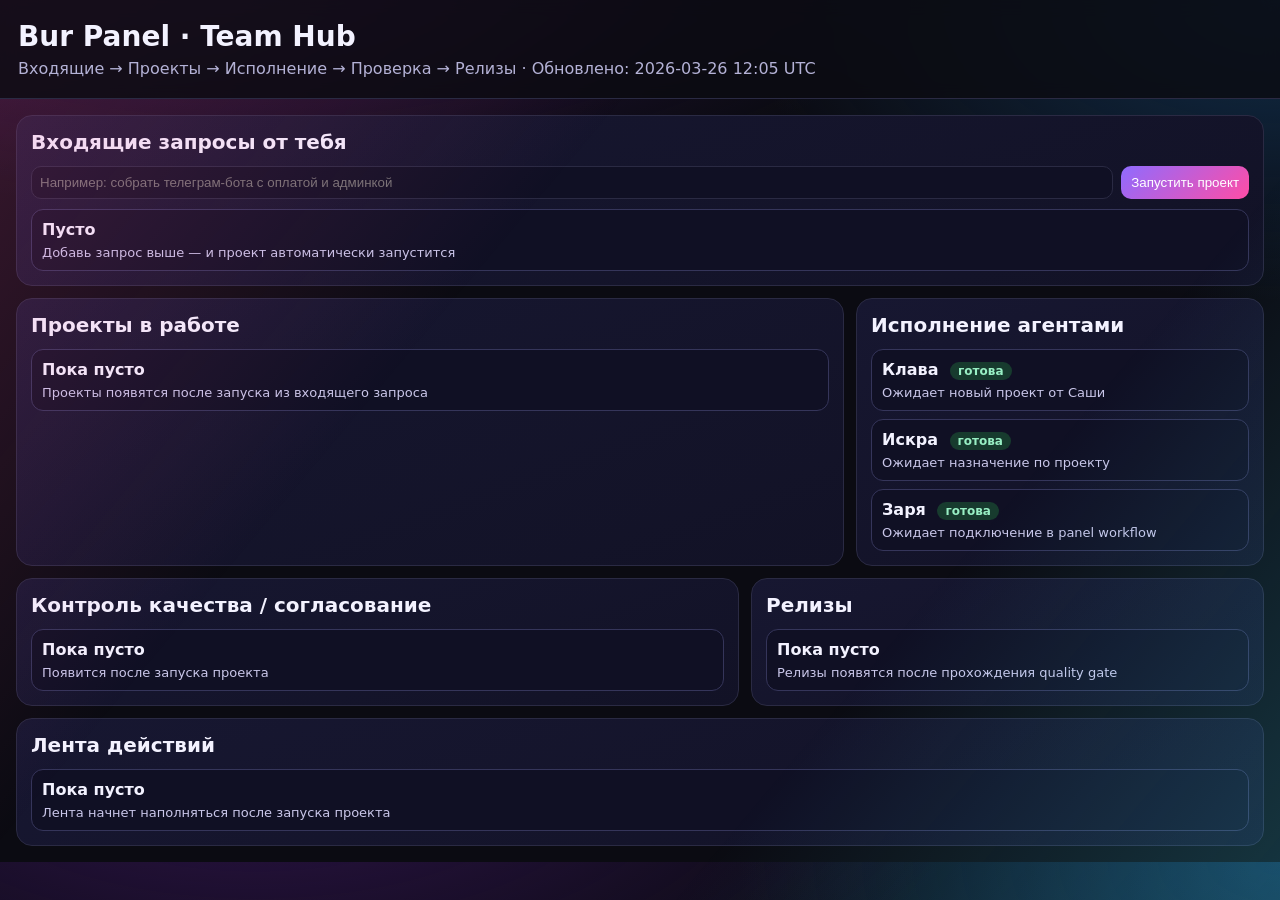
<file: index.html>
<!doctype html>
<html lang="ru">
  <head>
    <meta charset="UTF-8" />
    <meta name="viewport" content="width=device-width, initial-scale=1.0" />
    <title>Bur Panel — Team Hub</title>
    <link rel="stylesheet" href="styles.css?v=11" />
  </head>
  <body>
    <div class="bg-glow"></div>
    <header class="topbar">
      <div>
        <h1>Bur Panel · Team Hub</h1>
        <p>Входящие → Проекты → Исполнение → Проверка → Релизы <span id="generatedAt"></span></p>
      </div>
    </header>

    <main class="grid">
      <section class="card" style="grid-column: span 12;">
        <h2>Входящие запросы от тебя</h2>
        <form id="newRequestForm" class="owner-form">
          <input id="newRequestInput" type="text" placeholder="Например: собрать телеграм-бота с оплатой и админкой" />
          <button type="submit">Запустить проект</button>
        </form>
        <div id="inbox" class="list-cards"></div>
      </section>

      <section class="card" style="grid-column: span 8;">
        <h2>Проекты в работе</h2>
        <div id="projects" class="list-cards"></div>
      </section>

      <section class="card" style="grid-column: span 4;">
        <h2>Исполнение агентами</h2>
        <div id="agents" class="list-cards"></div>
      </section>

      <section class="card" style="grid-column: span 7;">
        <h2>Контроль качества / согласование</h2>
        <div id="quality" class="list-cards"></div>
      </section>

      <section class="card" style="grid-column: span 5;">
        <h2>Релизы</h2>
        <div id="releases" class="list-cards"></div>
      </section>

      <section class="card" style="grid-column: span 12;">
        <h2>Лента действий</h2>
        <div id="activity" class="list-cards"></div>
      </section>
    </main>

    <script src="app.js?v=11"></script>
  </body>
</html>
</file>
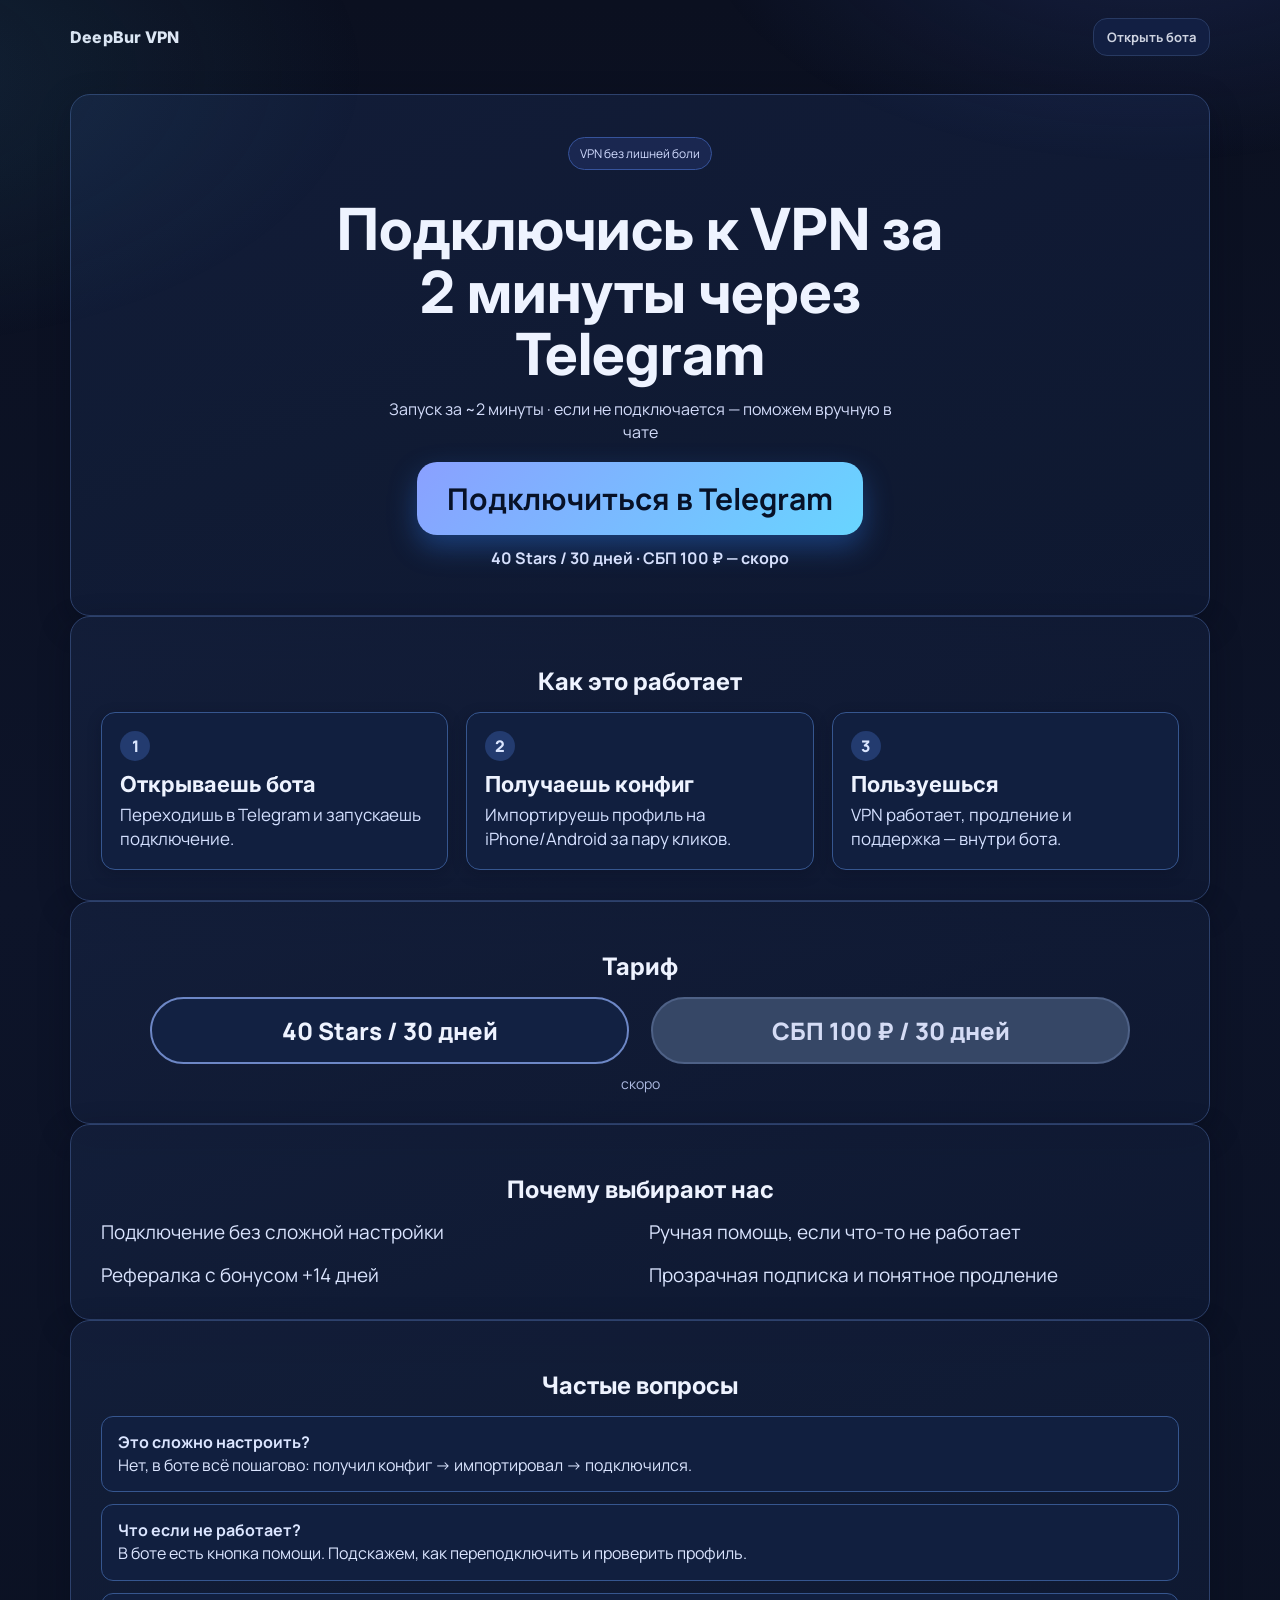
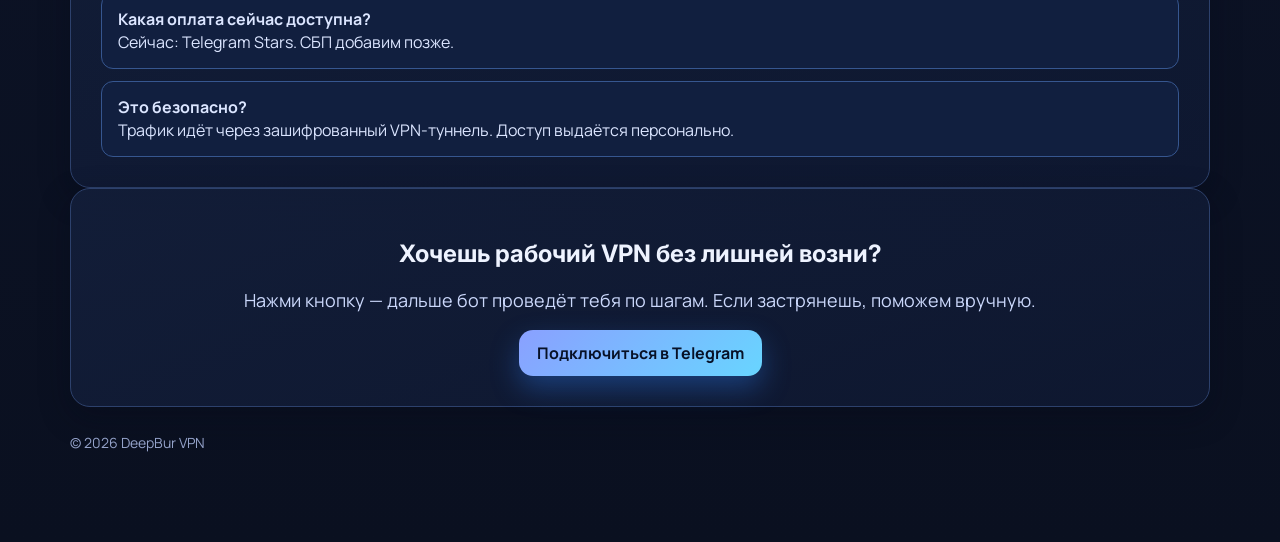
<file: landing/index.html>
<!doctype html>
<html lang="ru">
  <head>
    <meta charset="UTF-8" />
    <meta name="viewport" content="width=device-width,initial-scale=1" />
    <title>DeepBur VPN — подключение за 2 минуты</title>
    <meta name="description" content="DeepBur VPN: подключение через Telegram-бота за пару минут. 40 Stars за 30 дней." />
    <link rel="preconnect" href="https://fonts.googleapis.com">
    <link rel="preconnect" href="https://fonts.gstatic.com" crossorigin>
    <link href="https://fonts.googleapis.com/css2?family=Inter:wght@400;500;600;700;800&family=Manrope:wght@500;600;700;800&display=swap" rel="stylesheet">
    <link rel="stylesheet" href="./styles.css?v=4" />
  </head>
  <body>
    <div class="bg"></div>

    <header class="wrap nav">
      <div class="logo">DeepBur VPN</div>
      <a class="btn ghost cta-track" data-pos="nav" href="https://t.me/deepbur_byrbot?start=landing_nav" target="_blank" rel="noopener" aria-label="Открыть Telegram-бота DeepBur">Открыть бота</a>
    </header>

    <main>
      <section class="wrap card hero center">
        <p class="badge">VPN без лишней боли</p>
        <h1>Подключись к VPN за 2 минуты через Telegram</h1>
        <p class="micro">Запуск за ~2 минуты · если не подключается — поможем вручную в чате</p>
        <a class="btn primary hero-cta cta-track" data-pos="hero" href="https://t.me/deepbur_byrbot?start=landing_hero" target="_blank" rel="noopener" aria-label="Подключиться в Telegram через DeepBur VPN">Подключиться в Telegram</a>
        <p class="price">40 Stars / 30 дней · СБП 100 ₽ — скоро</p>
      </section>

      <section class="wrap card">
        <h2 class="center-title">Как это работает</h2>
        <div class="steps">
          <article>
            <span>1</span>
            <h4>Открываешь бота</h4>
            <p>Переходишь в Telegram и запускаешь подключение.</p>
          </article>
          <article>
            <span>2</span>
            <h4>Получаешь конфиг</h4>
            <p>Импортируешь профиль на iPhone/Android за пару кликов.</p>
          </article>
          <article>
            <span>3</span>
            <h4>Пользуешься</h4>
            <p>VPN работает, продление и поддержка — внутри бота.</p>
          </article>
        </div>
      </section>

      <section class="wrap card tariff center">
        <h2 class="center-title">Тариф</h2>
        <div class="tariff-row">
          <div class="pill active">40 Stars / 30 дней</div>
          <div class="pill disabled">СБП 100 ₽ / 30 дней</div>
        </div>
        <div class="soon">скоро</div>
      </section>

      <section class="wrap card why">
        <h2 class="center-title">Почему выбирают нас</h2>
        <div class="why-grid">
          <div>Подключение без сложной настройки</div>
          <div>Ручная помощь, если что-то не работает</div>
          <div>Рефералка с бонусом +14 дней</div>
          <div>Прозрачная подписка и понятное продление</div>
        </div>
      </section>

      <section class="wrap card faq" aria-label="Часто задаваемые вопросы">
        <h2 class="center-title">Частые вопросы</h2>
        <div class="faq-list">
          <p><strong>Это сложно настроить?</strong><br>Нет, в боте всё пошагово: получил конфиг → импортировал → подключился.</p>
          <p><strong>Что если не работает?</strong><br>В боте есть кнопка помощи. Подскажем, как переподключить и проверить профиль.</p>
          <p><strong>Какая оплата сейчас доступна?</strong><br>Сейчас: Telegram Stars. СБП добавим позже.</p>
          <p><strong>Это безопасно?</strong><br>Трафик идёт через зашифрованный VPN-туннель. Доступ выдаётся персонально.</p>
        </div>
      </section>

      <section class="wrap card final">
        <h2>Хочешь рабочий VPN без лишней возни?</h2>
        <p>Нажми кнопку — дальше бот проведёт тебя по шагам. Если застрянешь, поможем вручную.</p>
        <a class="btn primary cta-track" data-pos="final" href="https://t.me/deepbur_byrbot?start=landing_final" target="_blank" rel="noopener" aria-label="Перейти в Telegram и начать подключение VPN">Подключиться в Telegram</a>
      </section>
    </main>

    <a class="sticky-cta cta-track" data-pos="sticky" href="https://t.me/deepbur_byrbot?start=landing_sticky" target="_blank" rel="noopener" aria-label="Быстрый переход в Telegram-бот для подключения VPN">Подключиться в Telegram</a>

    <footer class="wrap foot">© <span id="y"></span> DeepBur VPN</footer>
    <script src="./main.js?v=2"></script>
  </body>
</html>
</file>
<file: styles.css>
:root{--bg:#0b0b12;--card:#151528;--line:#2a2a43;--text:#f3f2ff;--muted:#b4b2d6;--pink:#ff4da6;--cyan:#41e3ff;--violet:#8f6bff;--ok:#2dd881;--warn:#ffcf4a;--crit:#ff5b5b}
*{box-sizing:border-box}body{margin:0;background:radial-gradient(1200px 500px at 20% -10%,#2a1244 0%,transparent 60%),radial-gradient(900px 500px at 100% 0,#102d49 0%,transparent 60%),var(--bg);color:var(--text);font-family:Inter,system-ui,Segoe UI,Arial,sans-serif}
.bg-glow{position:fixed;inset:0;pointer-events:none;opacity:.2;background:linear-gradient(130deg,var(--pink),transparent 35%,transparent 70%,var(--cyan))}
.topbar{padding:20px 18px;border-bottom:1px solid var(--line);position:sticky;top:0;background:rgba(11,11,18,.82);backdrop-filter:blur(8px)}
h1{margin:0;font-size:28px}h2{margin:0 0 12px;font-size:20px}p{margin:6px 0 0;color:var(--muted)}
.grid{padding:16px;display:grid;grid-template-columns:repeat(12,1fr);gap:12px}.card{background:linear-gradient(160deg,#171731,#121226);border:1px solid var(--line);border-radius:16px;padding:14px}
.list-cards{display:grid;gap:8px}.item{border:1px solid #35355a;background:#101024;border-radius:12px;padding:10px}.title{font-weight:700}.meta{font-size:13px;color:#cac7ea;margin-top:6px}
.state{font-weight:700;font-size:12px;padding:2px 8px;border-radius:999px;margin-left:6px}.state.ok{background:#173b2e;color:#98efc4}.state.warn{background:#3f3517;color:#f9df83}.state.crit{background:#4c1d1d;color:#ffb2b2}
.progress{height:8px;background:#232344;border-radius:999px;overflow:hidden;margin-top:8px}.bar{height:100%;background:linear-gradient(90deg,var(--violet),var(--cyan))}
.owner-form{display:flex;gap:8px;margin:8px 0 10px}.owner-form input{flex:1;background:#101024;color:#eee;border:1px solid var(--line);border-radius:10px;padding:8px}.owner-form button,.item button{background:linear-gradient(135deg,var(--violet),var(--pink));color:#fff;border:0;border-radius:10px;padding:7px 10px;cursor:pointer}
@media (max-width:980px){.card{grid-column:span 12 !important}}
</file>
<file: landing/styles.css>
:root{--bg:#0b1020;--txt:#eef3ff;--muted:#b9c4e2;--line:#2d416c;--acc:#8aa0ff;--acc2:#68d5ff}
*{box-sizing:border-box}
body{margin:0;font-family:Manrope,Inter,system-ui,-apple-system,Segoe UI,Arial,sans-serif;background:linear-gradient(180deg,var(--bg),#0d1429 42%,#0a1020);color:var(--txt)}
.bg{position:fixed;inset:0;pointer-events:none;background:radial-gradient(760px 420px at 90% -10%,#334c9f44 0,transparent 60%),radial-gradient(820px 460px at -10% 8%,#2e6e8a33 0,transparent 60%)}
.wrap{width:min(1140px,92%);margin:0 auto}
.nav{display:flex;justify-content:space-between;align-items:center;padding:18px 0}
.logo,h1,h2,h3,h4{font-family:Inter,Manrope,system-ui,sans-serif}
.logo{font-weight:800;letter-spacing:.2px}
.card{background:linear-gradient(160deg,#14203dcc,#0f1933cc);border:1px solid var(--line);border-radius:20px;padding:30px;box-shadow:0 10px 30px rgba(5,10,24,.35)}
main section{margin-top:34px}
main section:first-child{margin-top:20px}
.center{text-align:center}.center-title{text-align:center;margin-bottom:16px}
.badge{display:inline-block;font-size:12px;color:#d2dcff;background:#1a2750;padding:7px 11px;border-radius:999px;border:1px solid #36539b}
.hero h1{font-size:clamp(34px,5vw,58px);line-height:1.08;margin:16px auto 12px;max-width:16ch}
.micro{font-size:16px;color:#d3dcfa;max-width:52ch;margin:0 auto 18px;line-height:1.45}
.price{color:#d5dffc;font-size:16px;margin-top:12px;font-weight:700}
.btn{display:inline-flex;align-items:center;justify-content:center;padding:12px 18px;border-radius:14px;text-decoration:none;font-weight:700;border:1px solid var(--line);color:var(--txt);transition:transform .18s ease,box-shadow .18s ease}
.btn:hover{transform:translateY(-1px)}
.btn:focus-visible,.sticky-cta:focus-visible{outline:3px solid #9ed6ff;outline-offset:3px;box-shadow:0 0 0 2px #0b1020}
.btn.primary{background:linear-gradient(135deg,var(--acc),var(--acc2));color:#071127;border:0;box-shadow:0 12px 28px #2e83ff57}
.btn.ghost{background:#132146;padding:9px 13px;font-size:13px;opacity:.86}
.hero-cta{padding:16px 30px;font-size:30px;border-radius:20px}
.steps{display:grid;grid-template-columns:repeat(3,1fr);gap:18px}
.steps article{background:#111f3f;border:1px solid #36568f;border-radius:14px;padding:18px;box-shadow:0 4px 14px rgba(6,11,28,.28);transition:transform .2s ease,box-shadow .2s ease,border-color .2s ease;cursor:default}
.steps article:hover{transform:translateY(-4px);box-shadow:0 12px 24px rgba(6,11,28,.38);border-color:#4b6fb5}
.steps span{display:inline-grid;place-items:center;width:30px;height:30px;border-radius:999px;background:#233b6f;color:#dbe6ff;font-weight:800}
.steps h4{margin:10px 0 6px;font-size:22px}
.steps p{margin:0;color:#d4e0ff;line-height:1.4;font-size:17px}
.tariff .tariff-row{display:grid;grid-template-columns:1fr 1fr;gap:22px;max-width:980px;margin:0 auto}
.pill{border-radius:999px;padding:15px 20px;text-align:center;font-weight:800;font-size:24px;border:2px solid #6d87c6;background:#122142}
.pill.disabled{background:#364766;color:#d5dcf5;border-color:#4e6186}
.soon{text-align:center;color:#aebbe2;margin-top:10px;font-size:14px}
.why-grid{display:grid;grid-template-columns:1fr 1fr;gap:18px;font-size:19px;color:#dbe5ff;line-height:1.35}
.faq-list{display:grid;gap:12px}
.faq-list p{margin:0;padding:14px 16px;background:#111f3f;border:1px solid #36568f;border-radius:12px;color:#dbe5ff;line-height:1.45}
.final{text-align:center}.final p{color:#cbd8fb;font-size:18px}
.foot{padding:26px 0 90px;color:#94a2c9;font-size:14px}
.sticky-cta{display:none;position:fixed;left:12px;right:12px;bottom:12px;z-index:50;padding:14px 16px;border-radius:14px;text-align:center;text-decoration:none;font-weight:800;background:linear-gradient(135deg,var(--acc),var(--acc2));color:#061126;box-shadow:0 10px 24px #2e83ff66}
@media (max-width:980px){
  .steps,.tariff .tariff-row,.why-grid{grid-template-columns:1fr}
  .hero-cta{font-size:22px;padding:14px 24px}
  .steps h4{font-size:20px}
  .steps p{font-size:16px}
  .pill{font-size:22px}
  .why-grid{font-size:17px}
  .price{font-size:15px}
  .micro{font-size:15px}
}
@media (max-width:740px){.sticky-cta{display:block}}
@media (max-width:390px){
  .card{padding:22px}
  .hero h1{font-size:30px}
  .hero-cta{font-size:19px;padding:12px 18px}
  .btn.ghost{font-size:12px;padding:8px 10px}
}
</file>
